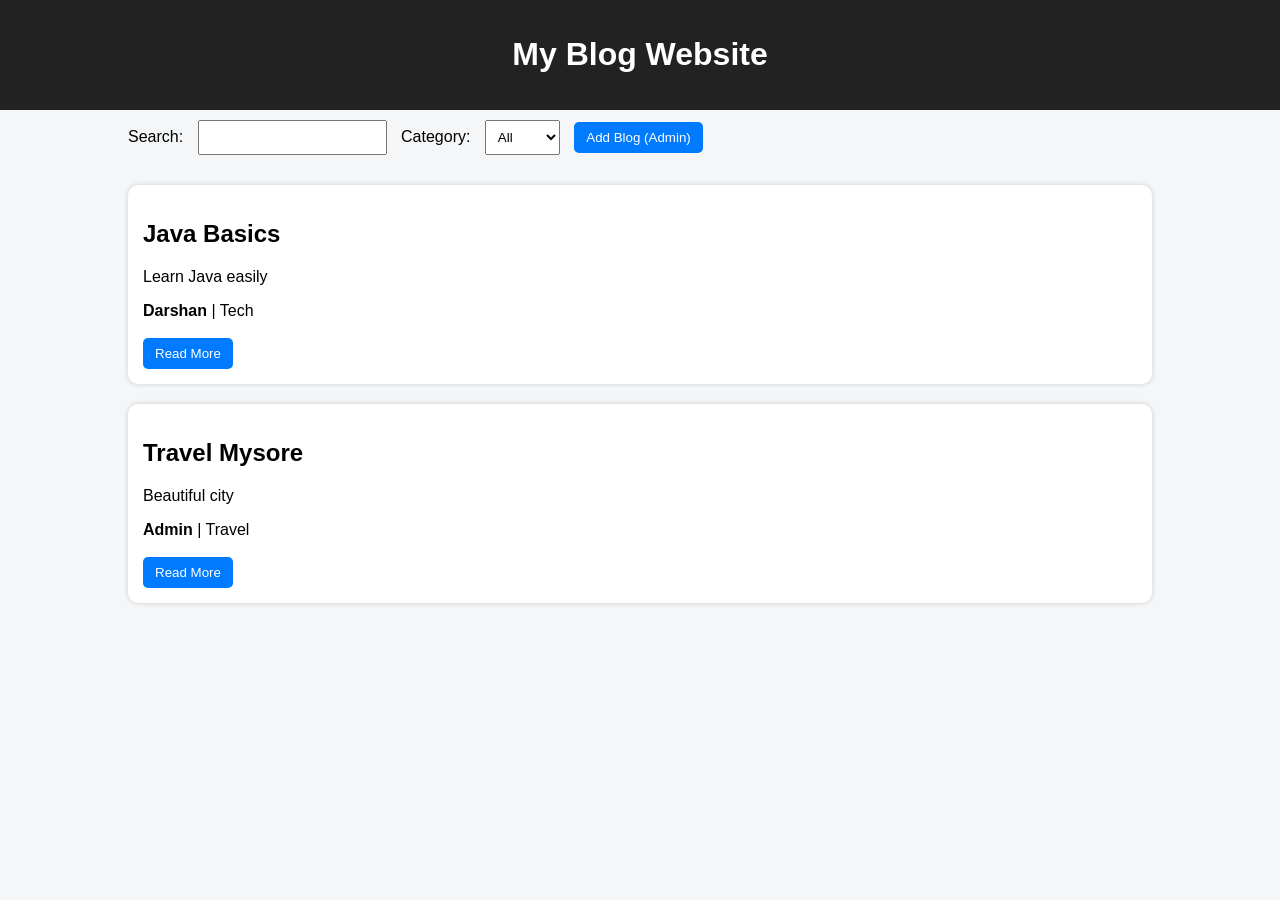
<file: Blog Website/index.html>
<!DOCTYPE html>
<html>
<head>
<title>Blog Website</title>

<style>
body{
 font-family: Arial;
 background:#f4f6f8;
 margin:0;
}

header{
 background:#222;
 color:white;
 padding:15px;
 text-align:center;
}

.container{
 width:80%;
 margin:auto;
}

.blog{
 background:white;
 padding:15px;
 margin:20px 0;
 border-radius:10px;
 box-shadow:0 0 5px #ccc;
}

button{
 background:#007bff;
 color:white;
 border:none;
 padding:8px 12px;
 border-radius:5px;
 cursor:pointer;
}

input,select{
 padding:8px;
 margin:10px;
}
</style>

<script>

// demo blogs (later backend will send this)
let blogs=[
 {id:1,title:"Java Basics",author:"Darshan",cat:"Tech",content:"Learn Java easily"},
 {id:2,title:"Travel Mysore",author:"Admin",cat:"Travel",content:"Beautiful city"}
];

function loadBlogs(){

 let search=document.getElementById("search").value.toLowerCase();
 let cat=document.getElementById("category").value;

 let output="";

 blogs.forEach(b=>{

  if(
    (b.title.toLowerCase().includes(search)) &&
    (cat=="All" || b.cat==cat)
  ){

   output+=`
   <div class="blog">
   <h2>${b.title}</h2>
   <p>${b.content}</p>
   <b>${b.author}</b> | ${b.cat}
   <br><br>
   <button onclick="view(${b.id})">Read More</button>
   </div>`;
  }

 });

 document.getElementById("blogs").innerHTML=output;
}

function view(id){
 window.location="view.html?id="+id;
}

</script>

</head>

<body onload="loadBlogs()">

<header>
<h1>My Blog Website</h1>
</header>

<div class="container">

Search:
<input id="search" onkeyup="loadBlogs()">

Category:
<select id="category" onchange="loadBlogs()">
<option>All</option>
<option>Tech</option>
<option>Travel</option>
</select>

<a href="admin.html">
<button>Add Blog (Admin)</button>
</a>

<div id="blogs"></div>

</div>
</body>
</html>
</file>
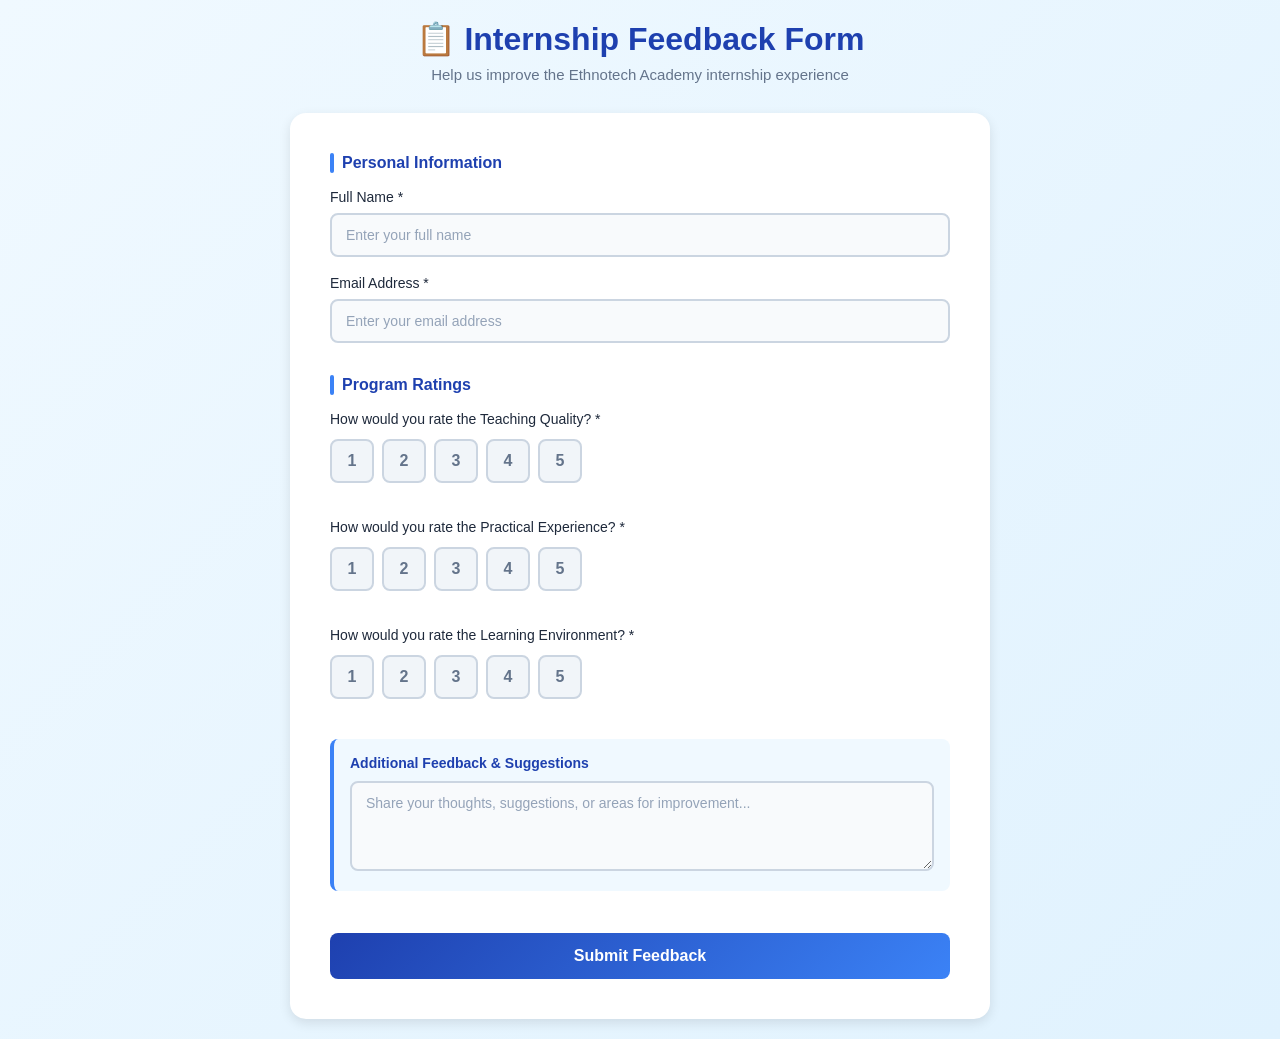
<file: Feedback Form/index.html>
<!DOCTYPE html>
<html lang="en">
<head>
    <meta charset="UTF-8">
    <meta name="viewport" content="width=device-width, initial-scale=1.0">
    <title>Ethnotech Academy - Internship Feedback Form</title>
    
    <style>
        :root {
            --primary: #1e40af;
            --primary-light: #3b82f6;
            --success: #10b981;
            --warning: #f59e0b;
            --danger: #ef4444;
            --bg: #f0f9ff;
            --text: #1e293b;
            --border: #cbd5e1;
            --shadow: 0 4px 12px rgba(0, 0, 0, 0.1);
        }

        /* Reset & Global Styles */
        * {
            margin: 0;
            padding: 0;
            box-sizing: border-box;
        }

        body {
            font-family: -apple-system, BlinkMacSystemFont, "Segoe UI", Roboto, "Helvetica Neue", Arial, sans-serif;
            background: linear-gradient(135deg, var(--bg) 0%, #e0f2fe 100%);
            min-height: 100vh;
            display: flex;
            justify-content: center;
            align-items: center;
            padding: 20px;
        }

        /* Main Container */
        .feedback-wrapper {
            width: 100%;
            max-width: 700px;
        }

        /* Header Section */
        .form-header {
            text-align: center;
            margin-bottom: 30px;
        }

        .form-header h1 {
            font-size: 32px;
            color: var(--primary);
            margin-bottom: 8px;
            font-weight: 700;
        }

        .form-header p {
            color: #64748b;
            font-size: 15px;
        }

        /* Main Form Card */
        .form-container {
            background: #fff;
            border-radius: 16px;
            box-shadow: var(--shadow);
            padding: 40px;
            overflow: hidden;
        }

        /* Form Sections */
        .form-section {
            margin-bottom: 32px;
        }

        .form-section:last-child {
            margin-bottom: 0;
        }

        .section-title {
            font-size: 16px;
            font-weight: 600;
            color: var(--primary);
            margin-bottom: 16px;
            display: flex;
            align-items: center;
            gap: 8px;
        }

        .section-title::before {
            content: "";
            width: 4px;
            height: 20px;
            background: var(--primary-light);
            border-radius: 2px;
        }

        /* Input Fields */
        .form-group {
            margin-bottom: 18px;
        }

        label {
            display: block;
            font-size: 14px;
            font-weight: 500;
            color: var(--text);
            margin-bottom: 8px;
        }

        input[type="text"],
        input[type="email"],
        textarea {
            width: 100%;
            padding: 12px 14px;
            border: 2px solid var(--border);
            border-radius: 8px;
            font-size: 14px;
            font-family: inherit;
            transition: all 0.3s ease;
            background: #f8fafc;
        }

        input[type="text"]:focus,
        input[type="email"]:focus,
        textarea:focus {
            outline: none;
            background: #fff;
            border-color: var(--primary-light);
            box-shadow: 0 0 0 3px rgba(59, 130, 246, 0.1);
        }

        input::placeholder,
        textarea::placeholder {
            color: #94a3b8;
        }

        textarea {
            resize: vertical;
            min-height: 90px;
        }

        /* Rating Section */
        .rating-group {
            margin-bottom: 28px;
        }

        .rating-label {
            font-size: 14px;
            font-weight: 500;
            color: var(--text);
            margin-bottom: 12px;
            display: block;
        }

        .stars {
            display: flex;
            gap: 8px;
            flex-wrap: wrap;
        }

        .star-input {
            display: none;
        }

        .star-label {
            display: inline-flex;
            width: 44px;
            height: 44px;
            align-items: center;
            justify-content: center;
            background: #f1f5f9;
            border: 2px solid var(--border);
            border-radius: 8px;
            cursor: pointer;
            font-weight: 600;
            color: #64748b;
            transition: all 0.2s ease;
            font-size: 16px;
        }

        .star-input:checked + .star-label {
            background: var(--primary-light);
            color: white;
            border-color: var(--primary-light);
            transform: scale(1.1);
        }

        .star-label:hover {
            border-color: var(--primary-light);
            background: #e0f2fe;
        }

        /* Feedback Section */
        .feedback-section {
            background: #f0f9ff;
            border-left: 4px solid var(--primary-light);
            padding: 16px;
            border-radius: 8px;
            margin-bottom: 20px;
        }

        .feedback-section label {
            color: var(--primary);
            font-weight: 600;
            margin-bottom: 10px;
        }

        /* Submit Button */
        button {
            width: 100%;
            padding: 14px;
            background: linear-gradient(135deg, var(--primary) 0%, var(--primary-light) 100%);
            color: white;
            border: none;
            border-radius: 8px;
            font-size: 16px;
            font-weight: 600;
            cursor: pointer;
            transition: all 0.3s ease;
            margin-top: 10px;
        }

        button:hover {
            transform: translateY(-2px);
            box-shadow: 0 8px 16px rgba(30, 64, 175, 0.3);
        }

        button:active {
            transform: translateY(0);
        }

        /* Success Message */
        .success-message {
            display: none;
            background: #d1fae5;
            border: 2px solid var(--success);
            color: #047857;
            padding: 14px;
            border-radius: 8px;
            margin-bottom: 20px;
            text-align: center;
            font-weight: 500;
        }

        .success-message.show {
            display: block;
        }

        /* Responsive Design */
        @media (max-width: 640px) {
            .form-container {
                padding: 24px;
            }

            .form-header h1 {
                font-size: 24px;
            }

            .stars {
                gap: 6px;
            }

            .star-label {
                width: 40px;
                height: 40px;
                font-size: 14px;
            }

            button {
                padding: 12px;
                font-size: 15px;
            }
        }

        /* Accessibility */
        .star-label:focus-visible {
            outline: 2px solid var(--primary-light);
            outline-offset: 2px;
        }
    </style>
</head>

<body>

<div class="feedback-wrapper">
    <!-- Header -->
    <div class="form-header">
        <h1>📋 Internship Feedback Form</h1>
        <p>Help us improve the Ethnotech Academy internship experience</p>
    </div>

    <!-- Form Card -->
    <div class="form-container">
        <form id="feedbackForm">
            <!-- Success Message -->
            <div class="success-message" id="successMessage">
                ✓ Thank you! Your feedback has been submitted successfully.
            </div>

            <!-- Personal Information Section -->
            <div class="form-section">
                <div class="section-title">Personal Information</div>

                <div class="form-group">
                    <label for="name">Full Name *</label>
                    <input 
                        type="text" 
                        id="name" 
                        name="name" 
                        placeholder="Enter your full name" 
                        required>
                </div>

                <div class="form-group">
                    <label for="email">Email Address *</label>
                    <input 
                        type="email" 
                        id="email" 
                        name="email" 
                        placeholder="Enter your email address" 
                        required>
                </div>
            </div>

            <!-- Ratings Section -->
            <div class="form-section">
                <div class="section-title">Program Ratings</div>

                <!-- Teaching Quality Rating -->
                <div class="rating-group">
                    <label class="rating-label" for="teaching">How would you rate the Teaching Quality? *</label>
                    <div class="stars" id="teaching-stars">
                        <input type="radio" id="teaching1" name="teaching" value="1" class="star-input" required>
                        <label for="teaching1" class="star-label">1</label>

                        <input type="radio" id="teaching2" name="teaching" value="2" class="star-input">
                        <label for="teaching2" class="star-label">2</label>

                        <input type="radio" id="teaching3" name="teaching" value="3" class="star-input">
                        <label for="teaching3" class="star-label">3</label>

                        <input type="radio" id="teaching4" name="teaching" value="4" class="star-input">
                        <label for="teaching4" class="star-label">4</label>

                        <input type="radio" id="teaching5" name="teaching" value="5" class="star-input">
                        <label for="teaching5" class="star-label">5</label>
                    </div>
                </div>

                <!-- Practical Rating -->
                <div class="rating-group">
                    <label class="rating-label" for="practical">How would you rate the Practical Experience? *</label>
                    <div class="stars" id="practical-stars">
                        <input type="radio" id="practical1" name="practical" value="1" class="star-input" required>
                        <label for="practical1" class="star-label">1</label>

                        <input type="radio" id="practical2" name="practical" value="2" class="star-input">
                        <label for="practical2" class="star-label">2</label>

                        <input type="radio" id="practical3" name="practical" value="3" class="star-input">
                        <label for="practical3" class="star-label">3</label>

                        <input type="radio" id="practical4" name="practical" value="4" class="star-input">
                        <label for="practical4" class="star-label">4</label>

                        <input type="radio" id="practical5" name="practical" value="5" class="star-input">
                        <label for="practical5" class="star-label">5</label>
                    </div>
                </div>

                <!-- Environment Rating -->
                <div class="rating-group">
                    <label class="rating-label" for="environment">How would you rate the Learning Environment? *</label>
                    <div class="stars" id="environment-stars">
                        <input type="radio" id="environment1" name="environment" value="1" class="star-input" required>
                        <label for="environment1" class="star-label">1</label>

                        <input type="radio" id="environment2" name="environment" value="2" class="star-input">
                        <label for="environment2" class="star-label">2</label>

                        <input type="radio" id="environment3" name="environment" value="3" class="star-input">
                        <label for="environment3" class="star-label">3</label>

                        <input type="radio" id="environment4" name="environment" value="4" class="star-input">
                        <label for="environment4" class="star-label">4</label>

                        <input type="radio" id="environment5" name="environment" value="5" class="star-input">
                        <label for="environment5" class="star-label">5</label>
                    </div>
                </div>
            </div>

            <!-- Feedback Section -->
            <div class="form-section">
                <div class="feedback-section">
                    <label for="feedback">Additional Feedback & Suggestions</label>
                    <textarea 
                        id="feedback" 
                        name="feedback" 
                        placeholder="Share your thoughts, suggestions, or areas for improvement..."></textarea>
                </div>
            </div>

            <!-- Submit Button -->
            <button type="submit">Submit Feedback</button>
        </form>
    </div>
</div>

<script>
    const form = document.getElementById('feedbackForm');
    const successMessage = document.getElementById('successMessage');

    form.addEventListener('submit', function(e) {
        e.preventDefault();

        // Collect form data
        const formData = {
            name: document.getElementById('name').value,
            email: document.getElementById('email').value,
            teachingQuality: document.querySelector('input[name="teaching"]:checked').value,
            practicalExperience: document.querySelector('input[name="practical"]:checked').value,
            learningEnvironment: document.querySelector('input[name="environment"]:checked').value,
            feedback: document.getElementById('feedback').value
        };

        console.log('Feedback Submitted:', formData);

        // Show success message
        successMessage.classList.add('show');

        // Reset form
        form.reset();

        // Hide success message after 4 seconds
        setTimeout(() => {
            successMessage.classList.remove('show');
        }, 4000);
    });
</script>

</body>
</html>
</file>
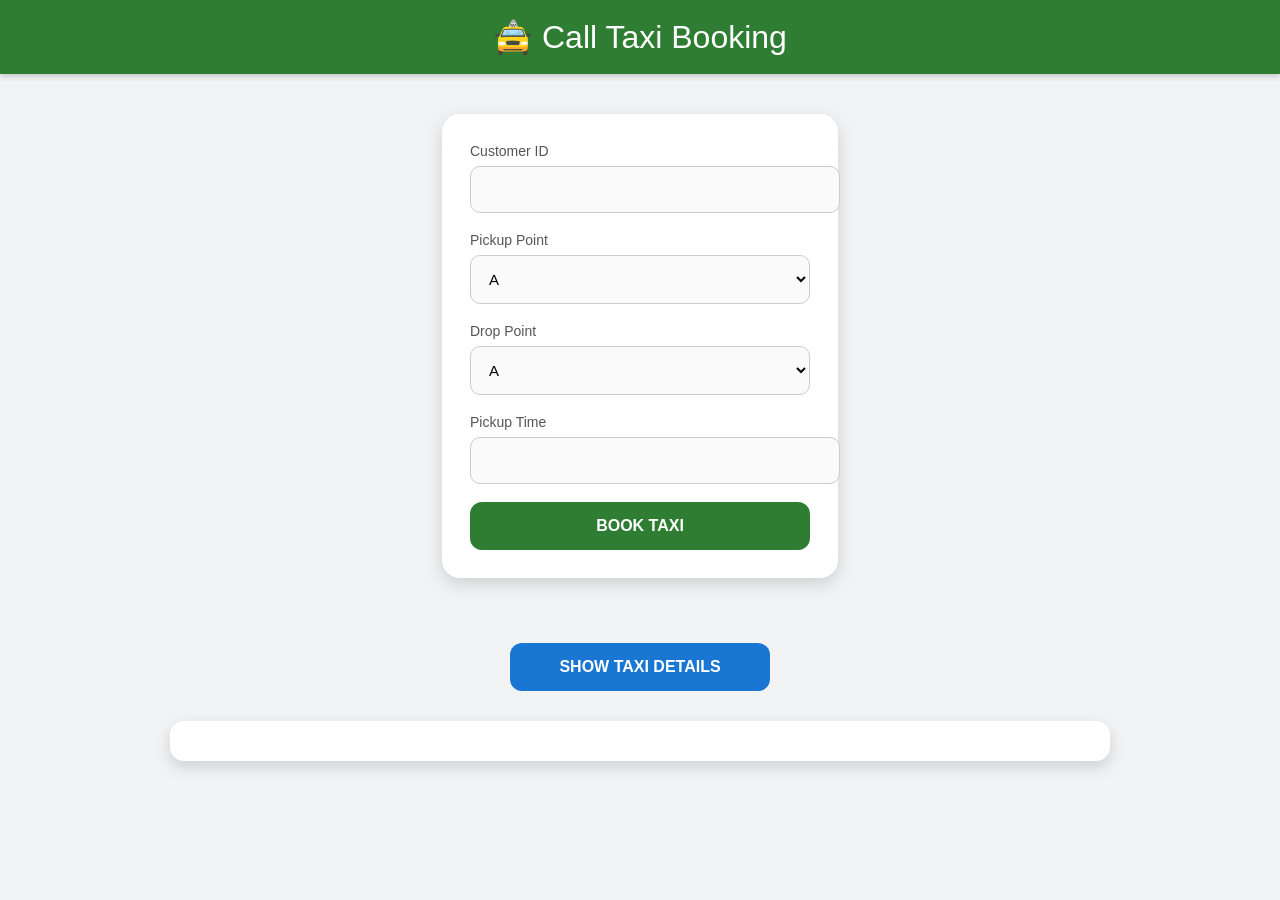
<file: TaxiBooking/index.html>
<!DOCTYPE html>
<html>
<head>
<title>Taxi Booking System</title>
<link rel="stylesheet" href="style.css">
</head>

<body>

<h1>🚖 Call Taxi Booking</h1>

<div class="container">

<label>Customer ID</label>
<input type="number" id="cid">

<label>Pickup Point</label>
<select id="pickup">
<option>A</option><option>B</option><option>C</option>
<option>D</option><option>E</option><option>F</option>
</select>

<label>Drop Point</label>
<select id="drop">
<option>A</option><option>B</option><option>C</option>
<option>D</option><option>E</option><option>F</option>
</select>

<label>Pickup Time</label>
<input type="number" id="time">

<button onclick="bookTaxi()">BOOK TAXI</button>

</div>

<h2 id="result"></h2>

<button class="show" onclick="showDetails()">SHOW TAXI DETAILS</button>

<div id="details"></div>

<script src="script.js"></script>

</body>
</html>
</file>
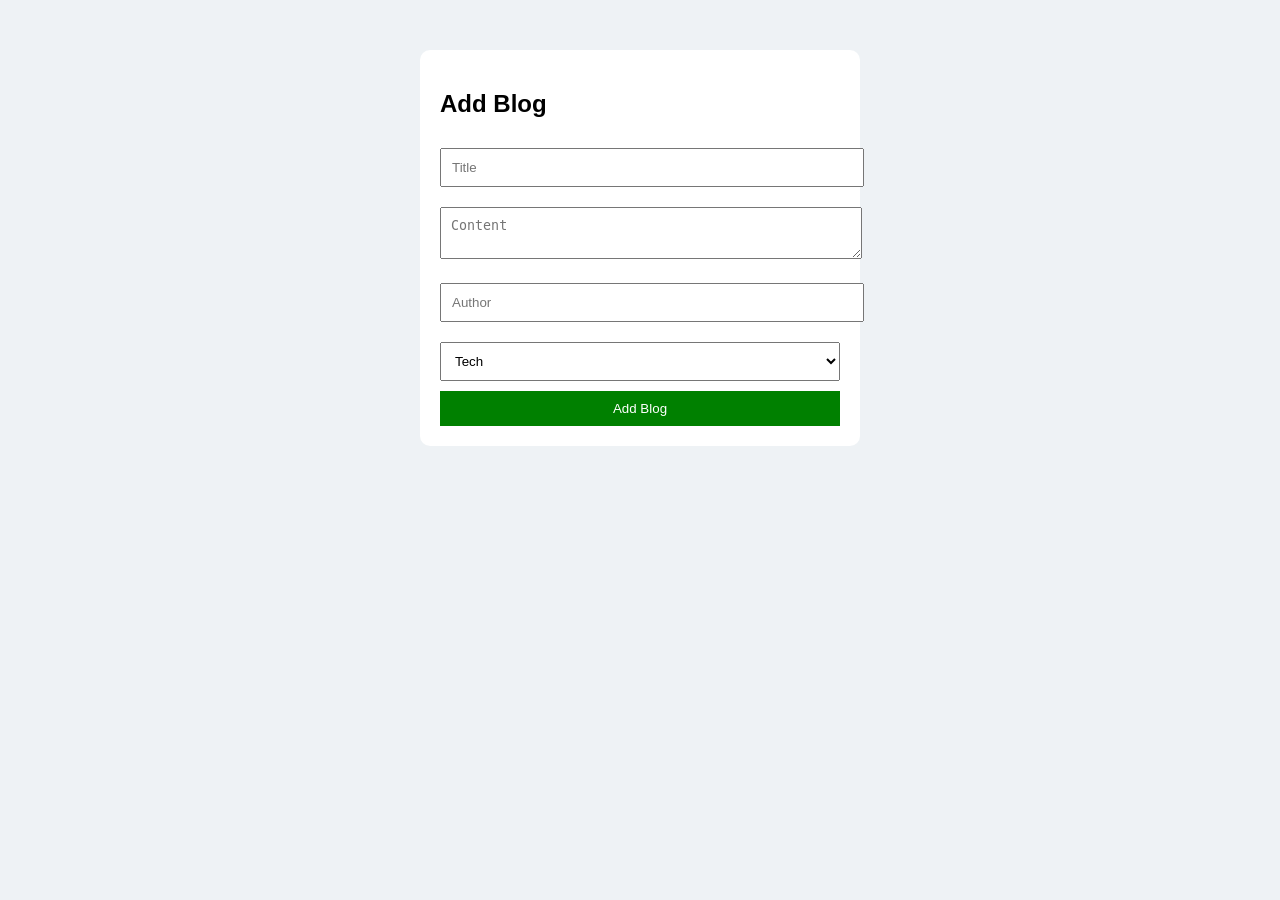
<file: Blog Website/admin.html>
<!DOCTYPE html>
<html>
<head>
<title>Add Blog</title>

<style>

body{font-family:Arial;background:#eef2f5}

form{
 width:400px;
 margin:auto;
 background:white;
 padding:20px;
 margin-top:50px;
 border-radius:10px;
}

input,textarea,select{
 width:100%;
 padding:10px;
 margin:10px 0;
}

button{
 background:green;
 color:white;
 border:none;
 padding:10px;
 width:100%;
}

</style>
</head>

<body>

<form>

<h2>Add Blog</h2>

<input placeholder="Title">

<textarea placeholder="Content"></textarea>

<input placeholder="Author">

<select>
<option>Tech</option>
<option>Travel</option>
<option>Education</option>
</select>

<button>Add Blog</button>

</form>

</body>
</html>
</file>
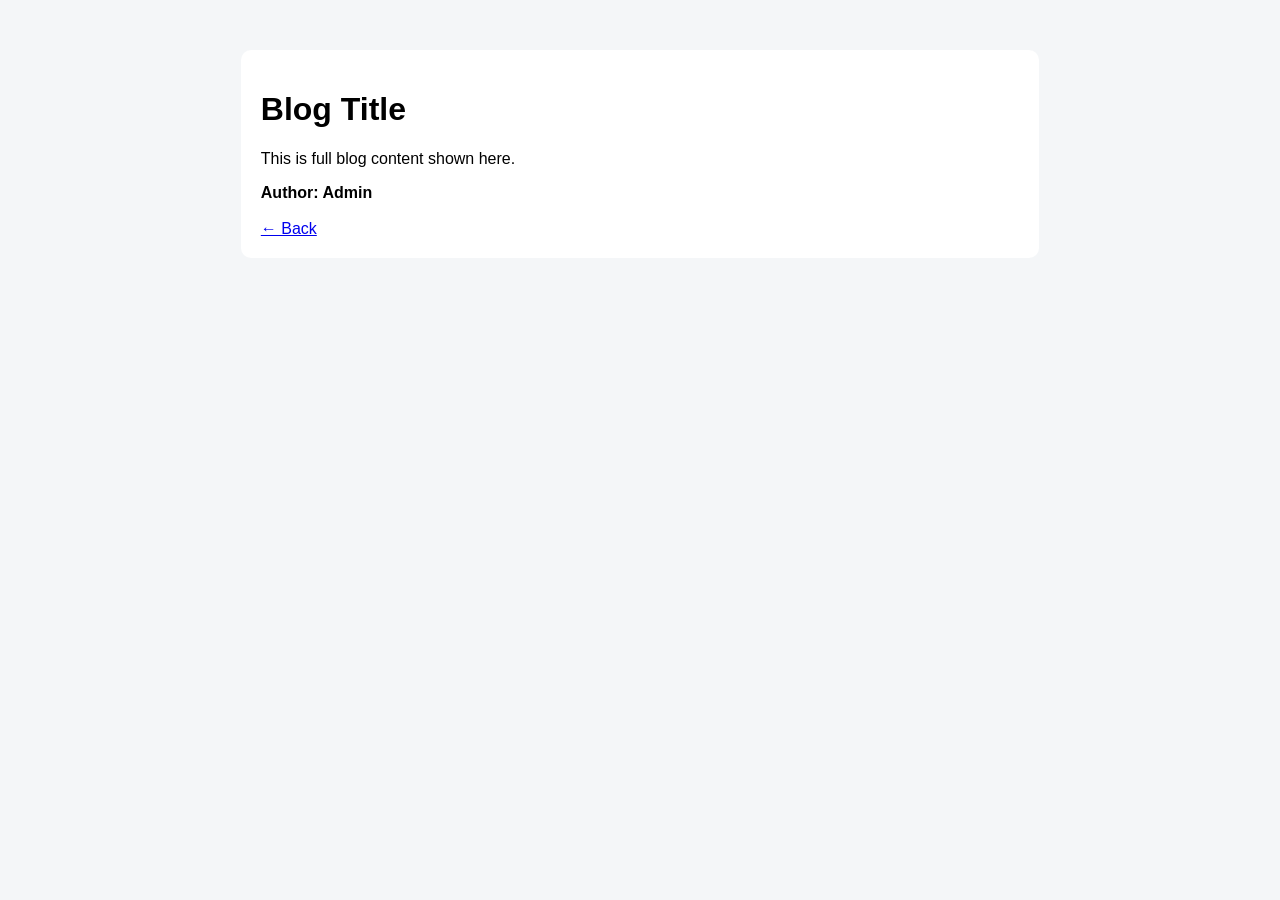
<file: Blog Website/view.html>
<!DOCTYPE html>
<html>
<head>
<title>View Blog</title>
<style>
body{font-family:Arial;background:#f4f6f8}
.box{
 width:60%;
 margin:auto;
 background:white;
 padding:20px;
 margin-top:50px;
 border-radius:10px;
}
</style>
</head>

<body>

<div class="box">

<h1>Blog Title</h1>

<p>This is full blog content shown here.</p>

<b>Author: Admin</b>

<br><br>

<a href="index.html">← Back</a>

</div>

</body>
</html>
</file>
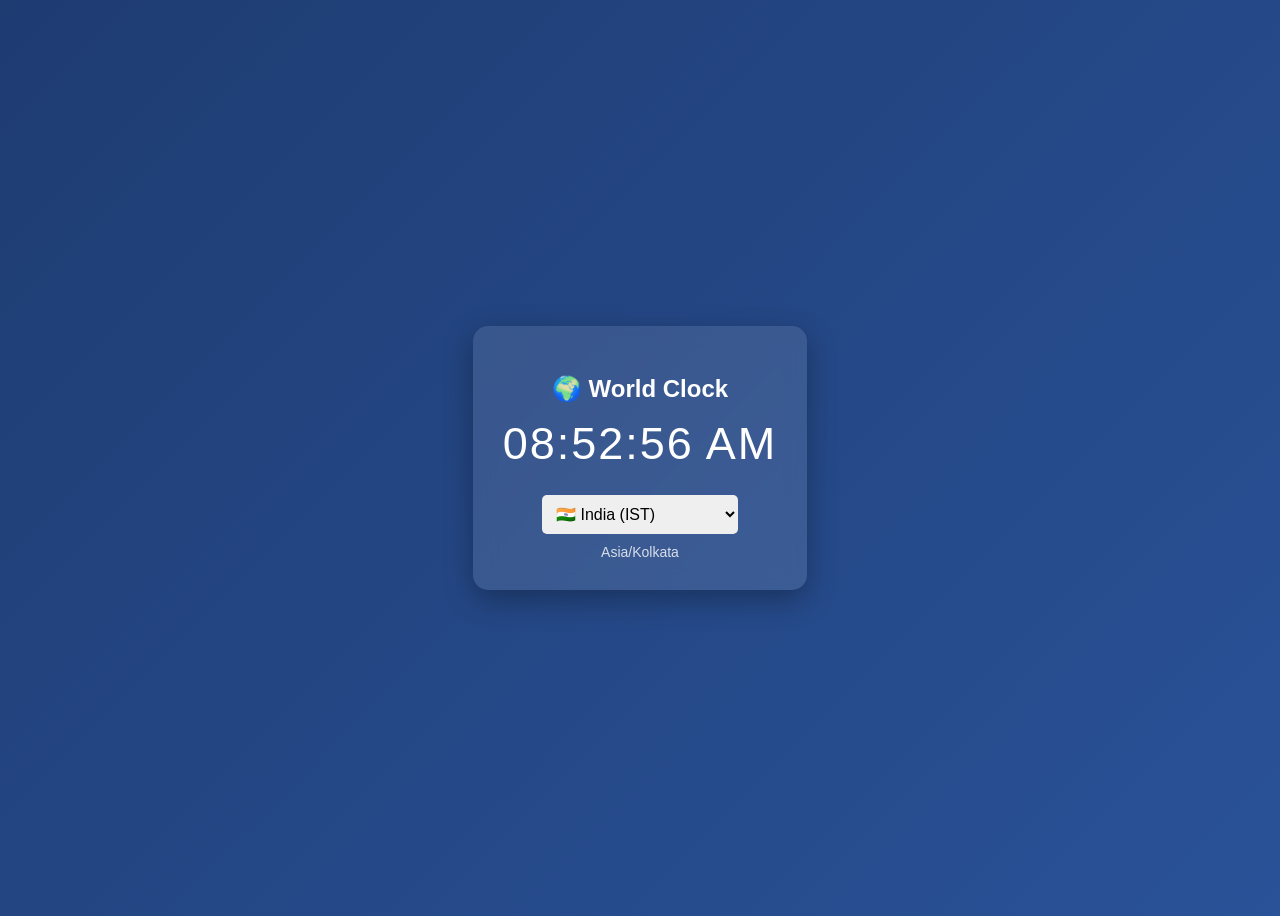
<file: JavaScript/clock.html>
<!DOCTYPE html>
<html lang="en">
<head>
  <meta charset="UTF-8">
  <title>World Clock</title>
  <style>
    body {
      display: flex;
      flex-direction: column;
      align-items: center;
      justify-content: center;
      height: 100vh;
      background: linear-gradient(135deg, #1e3c72, #2a5298);
      font-family: Arial, sans-serif;
      color: white;
    }

    .container {
      background: rgba(255, 255, 255, 0.1);
      backdrop-filter: blur(10px);
      padding: 30px;
      border-radius: 15px;
      text-align: center;
      box-shadow: 0 10px 30px rgba(0,0,0,0.3);
    }

    h2 {
      margin-bottom: 10px;
    }

    .clock {
      font-size: 45px;
      margin: 15px 0;
      letter-spacing: 2px;
    }

    select {
      padding: 10px;
      border-radius: 5px;
      border: none;
      margin-top: 10px;
      font-size: 16px;
      cursor: pointer;
    }

    .zone {
      margin-top: 10px;
      font-size: 14px;
      opacity: 0.8;
    }
  </style>
</head>
<body>

<div class="container">
  <h2>🌍 World Clock</h2>

  <div class="clock" id="clock">00:00:00 AM</div>

  <select id="timezone">
    <option value="Asia/Kolkata">🇮🇳 India (IST)</option>
    <option value="America/New_York">🇺🇸 USA (New York)</option>
    <option value="Europe/London">🇬🇧 UK (London)</option>
    <option value="Asia/Tokyo">🇯🇵 Japan (Tokyo)</option>
    <option value="Australia/Sydney">🇦🇺 Australia (Sydney)</option>
  </select>

  <div class="zone" id="zoneLabel">Asia/Kolkata</div>
</div>

<script>
  const clock = document.getElementById("clock");
  const timezoneSelect = document.getElementById("timezone");
  const zoneLabel = document.getElementById("zoneLabel");

  function updateClock() {
    const timezone = timezoneSelect.value;

    const now = new Date().toLocaleString("en-US", {
      timeZone: timezone
    });

    const date = new Date(now);

    let hours = date.getHours();
    let minutes = date.getMinutes();
    let seconds = date.getSeconds();

    const ampm = hours >= 12 ? "PM" : "AM";

    hours = hours % 12 || 12;

    hours = String(hours).padStart(2, "0");
    minutes = String(minutes).padStart(2, "0");
    seconds = String(seconds).padStart(2, "0");

    clock.textContent = `${hours}:${minutes}:${seconds} ${ampm}`;
    zoneLabel.textContent = timezone;
  }

  timezoneSelect.addEventListener("change", updateClock);

  setInterval(updateClock, 1000);
  updateClock();
</script>

</body>
</html>
</file>
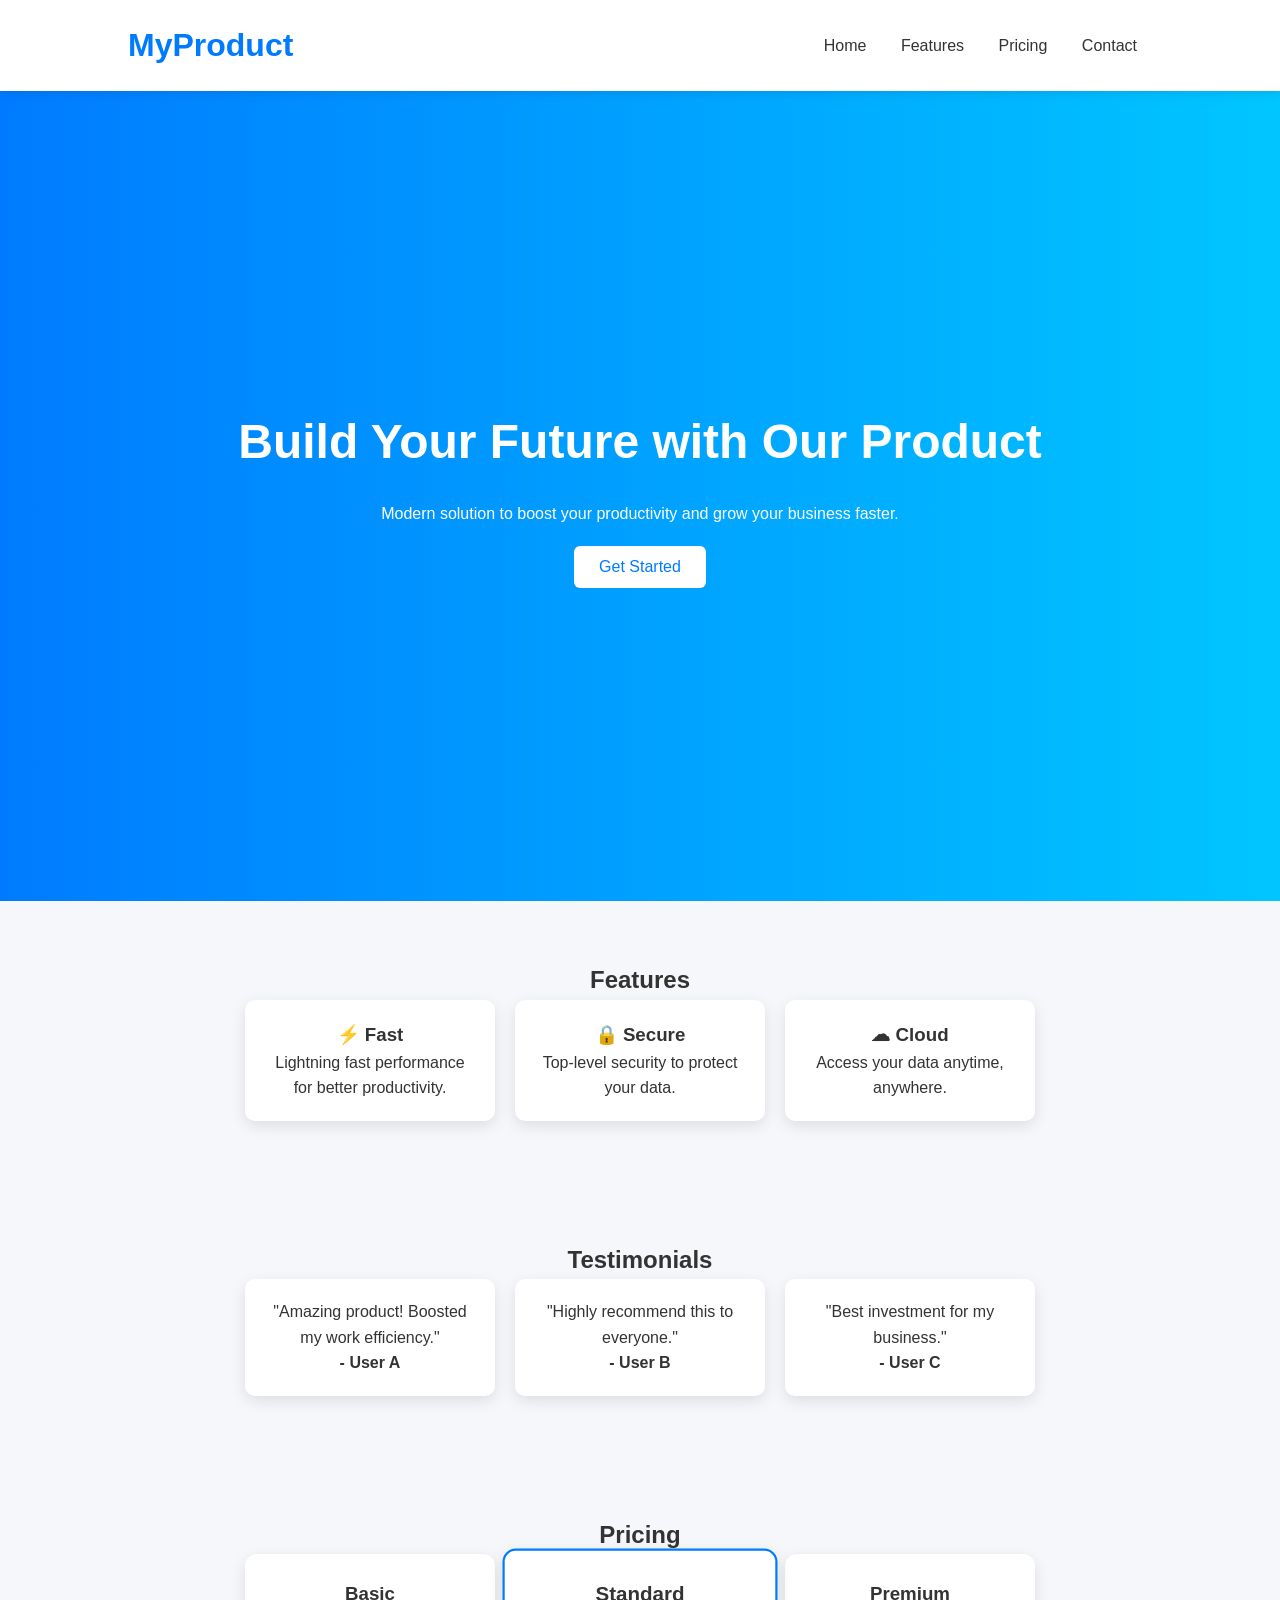
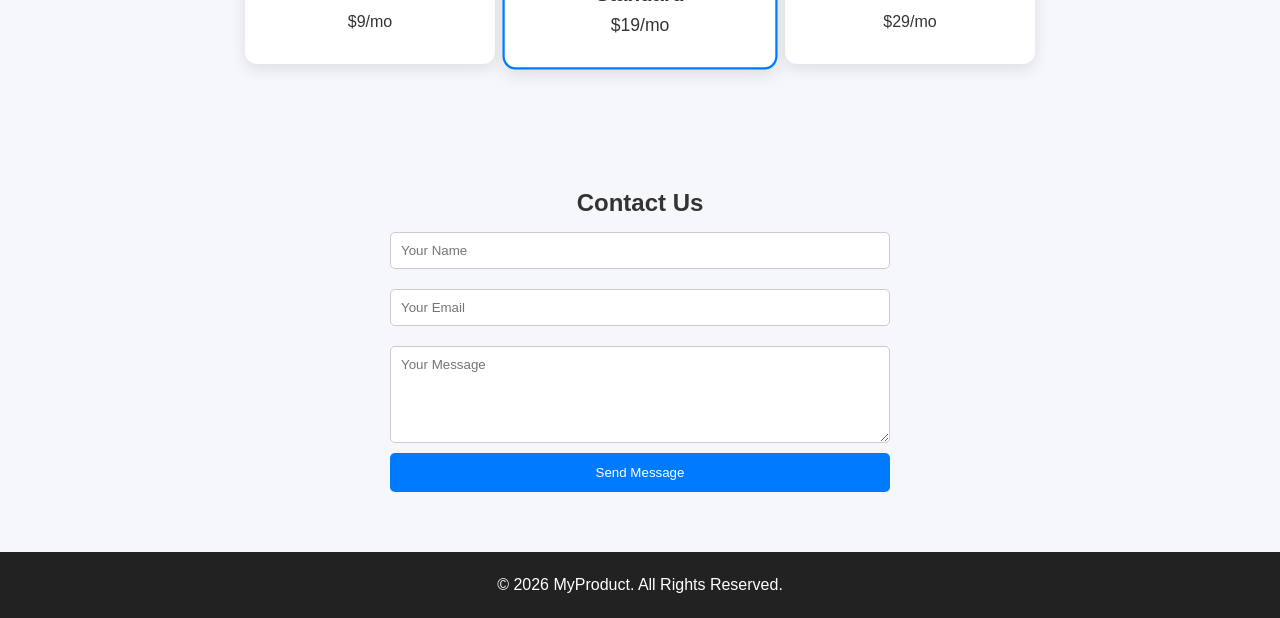
<file: JavaScript/CompanyWebsite.html>
<!DOCTYPE html><html lang="en">
<head>
  <meta charset="UTF-8">
  <meta name="viewport" content="width=device-width, initial-scale=1.0">
  <title>Modern Product Website</title>
  <style>
    *{margin:0;padding:0;box-sizing:border-box;font-family:Arial, sans-serif}
    body{line-height:1.6;background:#f5f7fa;color:#333}/* Navbar */
header{display:flex;justify-content:space-between;align-items:center;padding:20px 10%;background:#fff;position:sticky;top:0;box-shadow:0 2px 10px rgba(0,0,0,0.1)}
header h1{color:#007bff}
nav a{margin:0 15px;text-decoration:none;color:#333;font-weight:500}

/* Hero */
.hero{height:90vh;display:flex;flex-direction:column;justify-content:center;align-items:center;text-align:center;background:linear-gradient(to right,#007bff,#00c6ff);color:white}
.hero h2{font-size:48px;margin-bottom:20px}
.hero p{max-width:600px;margin-bottom:20px}
.hero button{padding:12px 25px;border:none;border-radius:6px;background:#fff;color:#007bff;font-size:16px;cursor:pointer;transition:0.3s}
.hero button:hover{transform:scale(1.1)}

/* Section */
section{padding:60px 10%;text-align:center}

/* Features */
.features{display:flex;gap:20px;flex-wrap:wrap;justify-content:center}
.feature-box{background:#fff;padding:20px;border-radius:10px;width:250px;box-shadow:0 5px 15px rgba(0,0,0,0.1);transition:0.3s}
.feature-box:hover{transform:translateY(-10px)}

/* Testimonials */
.testimonials{display:flex;gap:20px;flex-wrap:wrap;justify-content:center}
.testimonial{background:#fff;padding:20px;border-radius:10px;width:250px;box-shadow:0 5px 15px rgba(0,0,0,0.1)}

/* Pricing */
.pricing{display:flex;gap:20px;flex-wrap:wrap;justify-content:center}
.price-card{background:#fff;padding:25px;border-radius:12px;width:250px;box-shadow:0 5px 15px rgba(0,0,0,0.1);transition:0.3s}
.price-card:hover{transform:scale(1.05)}
.featured{border:2px solid #007bff;transform:scale(1.1)}

/* Contact */
form{max-width:500px;margin:auto;display:flex;flex-direction:column}
form input,form textarea{margin:10px 0;padding:10px;border-radius:5px;border:1px solid #ccc}
form button{padding:12px;border:none;background:#007bff;color:white;border-radius:5px;cursor:pointer}

/* Footer */
footer{background:#222;color:#fff;text-align:center;padding:20px}

/* Responsive */
@media(max-width:768px){
  .hero h2{font-size:32px}
  header{flex-direction:column}
}

  </style>
</head>
<body><header>
  <h1>MyProduct</h1>
  <nav>
    <a href="#">Home</a>
    <a href="#features">Features</a>
    <a href="#pricing">Pricing</a>
    <a href="#contact">Contact</a>
  </nav>
</header><section class="hero">
  <h2>Build Your Future with Our Product</h2>
  <p>Modern solution to boost your productivity and grow your business faster.</p>
  <button>Get Started</button>
</section><section id="features">
  <h2>Features</h2>
  <div class="features">
    <div class="feature-box">
      <h3>⚡ Fast</h3>
      <p>Lightning fast performance for better productivity.</p>
    </div>
    <div class="feature-box">
      <h3>🔒 Secure</h3>
      <p>Top-level security to protect your data.</p>
    </div>
    <div class="feature-box">
      <h3>☁ Cloud</h3>
      <p>Access your data anytime, anywhere.</p>
    </div>
  </div>
</section><section>
  <h2>Testimonials</h2>
  <div class="testimonials">
    <div class="testimonial">
      <p>"Amazing product! Boosted my work efficiency."</p>
      <h4>- User A</h4>
    </div>
    <div class="testimonial">
      <p>"Highly recommend this to everyone."</p>
      <h4>- User B</h4>
    </div>
    <div class="testimonial">
      <p>"Best investment for my business."</p>
      <h4>- User C</h4>
    </div>
  </div>
</section><section id="pricing">
  <h2>Pricing</h2>
  <div class="pricing">
    <div class="price-card">
      <h3>Basic</h3>
      <p>$9/mo</p>
    </div>
    <div class="price-card featured">
      <h3>Standard</h3>
      <p>$19/mo</p>
    </div>
    <div class="price-card">
      <h3>Premium</h3>
      <p>$29/mo</p>
    </div>
  </div>
</section><section id="contact">
  <h2>Contact Us</h2>
  <form>
    <input type="text" placeholder="Your Name" required>
    <input type="email" placeholder="Your Email" required>
    <textarea rows="5" placeholder="Your Message"></textarea>
    <button type="submit">Send Message</button>
  </form>
</section><footer>
  <p>© 2026 MyProduct. All Rights Reserved.</p>
</footer></body>
</html>
</file>
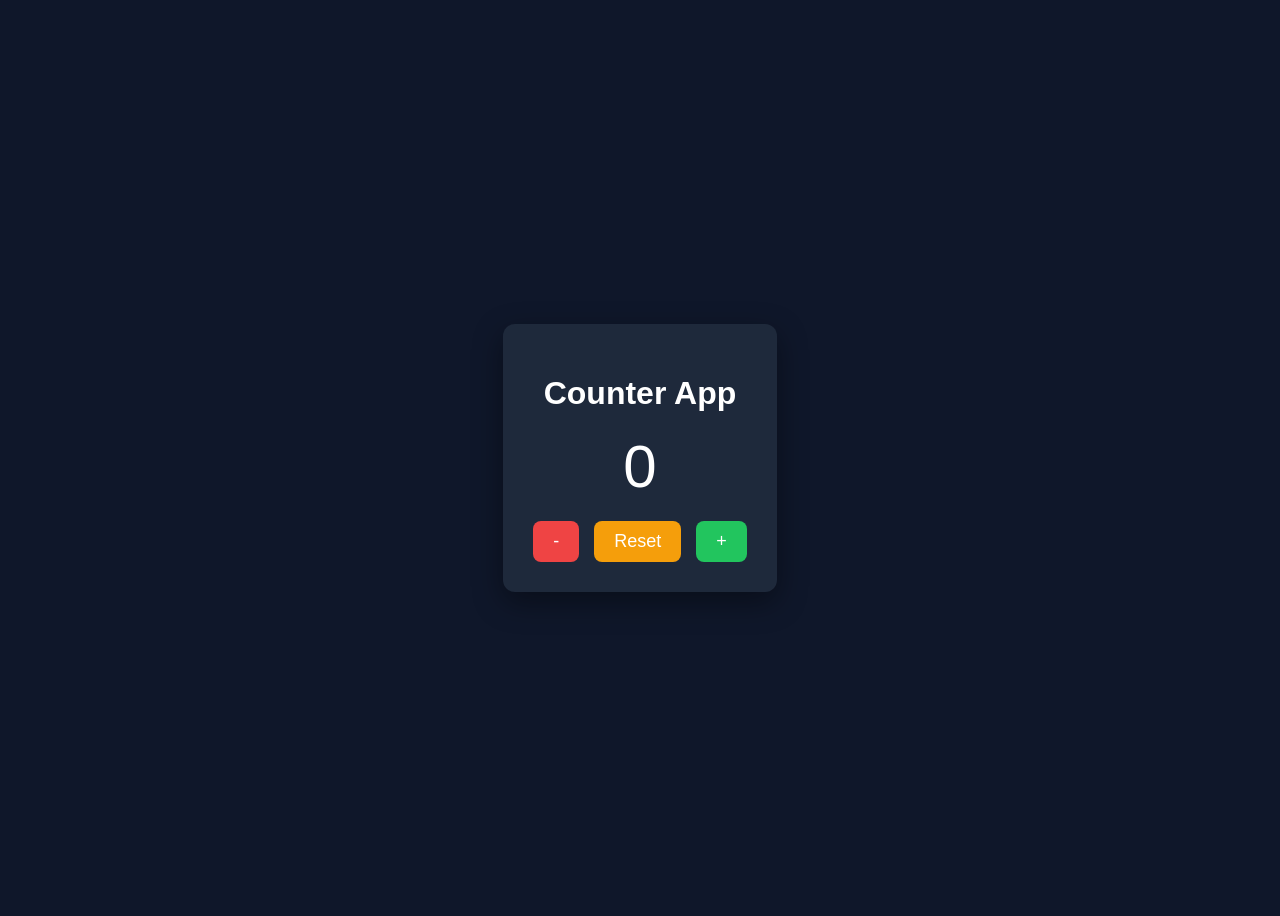
<file: JavaScript/count.html>
<!DOCTYPE html>
<html lang="en">
<head>
  <meta charset="UTF-8">
  <title>Advanced Counter</title>
  <style>
    body {
      display: flex;
      justify-content: center;
      align-items: center;
      height: 100vh;
      background: #0f172a;
      font-family: Arial, sans-serif;
      color: white;
    }

    .container {
      text-align: center;
      background: #1e293b;
      padding: 30px;
      border-radius: 12px;
      box-shadow: 0 10px 30px rgba(0,0,0,0.4);
    }

    h1 {
      margin-bottom: 20px;
    }

    #count {
      font-size: 60px;
      margin: 20px 0;
      transition: color 0.3s ease, transform 0.2s;
    }

    /* Conditional colors */
    .positive { color: #22c55e; }
    .negative { color: #ef4444; }
    .zero { color: #ffffff; }

    .buttons {
      display: flex;
      gap: 15px;
      justify-content: center;
    }

    button {
      padding: 10px 20px;
      border: none;
      border-radius: 8px;
      font-size: 18px;
      cursor: pointer;
      transition: all 0.3s ease;
    }

    .inc { background: #22c55e; color: white; }
    .dec { background: #ef4444; color: white; }
    .reset { background: #f59e0b; color: white; }

    button:hover {
      transform: scale(1.1);
      opacity: 0.9;
    }
  </style>
</head>
<body>

  <div class="container">
    <h1>Counter App</h1>
    <div id="count" class="zero">0</div>

    <div class="buttons">
      <button class="dec" onclick="decrement()">-</button>
      <button class="reset" onclick="reset()">Reset</button>
      <button class="inc" onclick="increment()">+</button>
    </div>
  </div>

  <script>
    let count = 0;
    const countEl = document.getElementById("count");

    function updateUI() {
      countEl.textContent = count;

      // Remove all classes
      countEl.classList.remove("positive", "negative", "zero");

      // Conditional styling
      if (count > 0) {
        countEl.classList.add("positive");
      } else if (count < 0) {
        countEl.classList.add("negative");
      } else {
        countEl.classList.add("zero");
      }

      // Small animation
      countEl.style.transform = "scale(1.2)";
      setTimeout(() => {
        countEl.style.transform = "scale(1)";
      }, 100);
    }

    function increment() {
      count++;
      updateUI();
    }

    function decrement() {
      count--;
      updateUI();
    }

    function reset() {
      count = 0;
      updateUI();
    }
  </script>

</body>
</html>
</file>
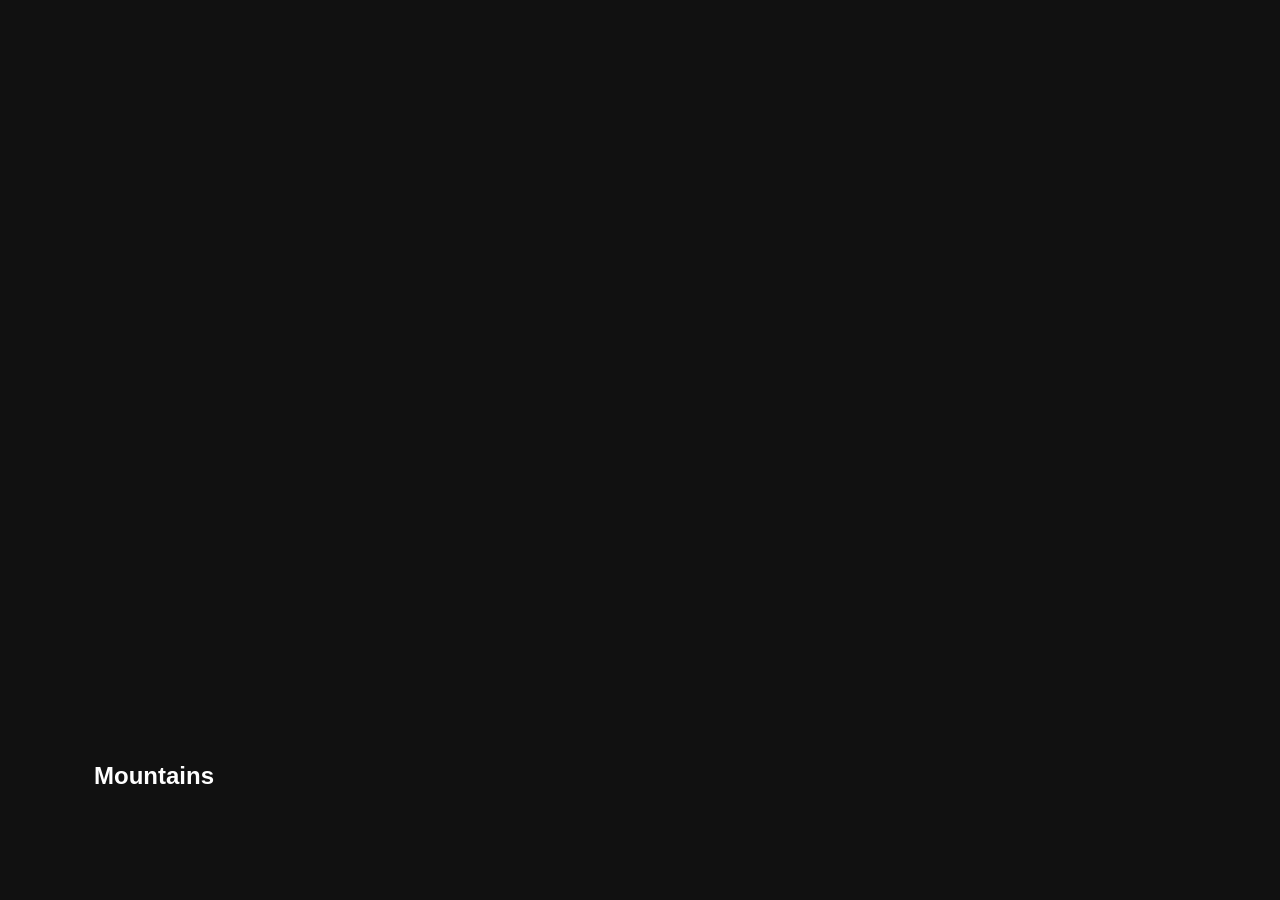
<file: JavaScript/Expandingcards.html>
<!DOCTYPE html>
<html lang="en">
<head>
  <meta charset="UTF-8">
  <title>Expanding Cards</title>
  <meta name="viewport" content="width=device-width, initial-scale=1.0">

  <style>
    * {
      box-sizing: border-box;
      margin: 0;
      padding: 0;
      font-family: Arial, sans-serif;
    }

    body {
      display: flex;
      justify-content: center;
      align-items: center;
      height: 100vh;
      background: #111;
      overflow: hidden;
    }

    .container {
      display: flex;
      width: 90vw;
    }

    .panel {
      background-size: cover;
      background-position: center;
      background-repeat: no-repeat;
      height: 80vh;
      border-radius: 20px;
      color: #fff;
      cursor: pointer;
      flex: 0.5;
      margin: 10px;
      position: relative;
      transition: flex 0.7s ease-in;
    }

    .panel h3 {
      font-size: 24px;
      position: absolute;
      bottom: 20px;
      left: 20px;
      opacity: 0;
      transition: opacity 0.3s ease-in 0.4s;
    }

    .panel.active {
      flex: 5;
    }

    .panel.active h3 {
      opacity: 1;
    }

    /* Responsive */
    @media (max-width: 600px) {
      .container {
        width: 100vw;
      }

      .panel:nth-of-type(4),
      .panel:nth-of-type(5) {
        display: none;
      }
    }
  </style>
</head>

<body>

<div class="container">
  <div class="panel active" style="background-image: url('https://images.unsplash.com/photo-1506744038136-46273834b3fb');">
    <h3>Mountains</h3>
  </div>

  <div class="panel" style="background-image: url('https://images.unsplash.com/photo-1507525428034-b723cf961d3e');">
    <h3>Beach</h3>
  </div>

  <div class="panel" style="background-image: url('https://images.unsplash.com/photo-1470770841072-f978cf4d019e');">
    <h3>Forest</h3>
  </div>

  <div class="panel" style="background-image: url('https://images.unsplash.com/photo-1501785888041-af3ef285b470');">
    <h3>Desert</h3>
  </div>

  <div class="panel" style="background-image: url('https://images.unsplash.com/photo-1493244040629-496f6d136cc3');">
    <h3>City</h3>
  </div>
</div>

<script>
  const panels = document.querySelectorAll('.panel');

  panels.forEach(panel => {
    panel.addEventListener('click', () => {
      removeActiveClasses();
      panel.classList.add('active');
    });
  });

  function removeActiveClasses() {
    panels.forEach(panel => {
      panel.classList.remove('active');
    });
  }
</script>

</body>
</html>
</file>
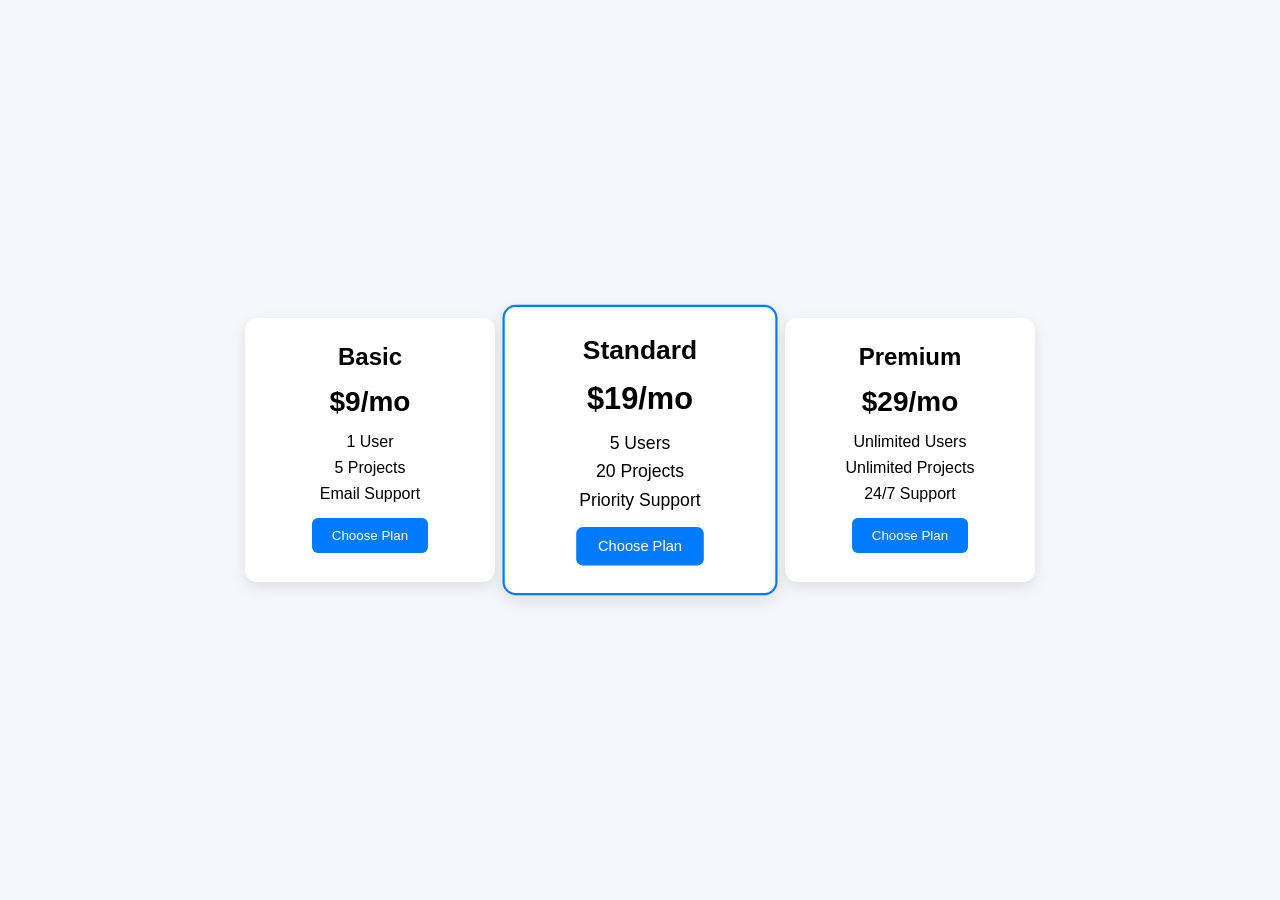
<file: JavaScript/Pricingcards.html>
<!DOCTYPE html>
<html lang="en">
<head>
  <meta charset="UTF-8">
  <title>Pricing Cards</title>
  <style>
    * {
      margin: 0;
      padding: 0;
      box-sizing: border-box;
      font-family: Arial, sans-serif;
    }

    body {
      background: #f5f7fa;
      display: flex;
      justify-content: center;
      align-items: center;
      height: 100vh;
    }

    .container {
      display: flex;
      gap: 20px;
    }

    .card {
      background: white;
      padding: 25px;
      width: 250px;
      border-radius: 12px;
      text-align: center;
      box-shadow: 0 5px 15px rgba(0,0,0,0.1);
      transition: all 0.3s ease;
    }

    /* Hover animation */
    .card:hover {
      transform: translateY(-10px) scale(1.05);
      box-shadow: 0 15px 30px rgba(0,0,0,0.2);
    }

    .card h2 {
      margin-bottom: 10px;
    }

    .price {
      font-size: 28px;
      font-weight: bold;
      margin: 15px 0;
    }

    ul {
      list-style: none;
      margin: 15px 0;
    }

    ul li {
      margin: 8px 0;
    }

    button {
      padding: 10px 20px;
      border: none;
      background: #007bff;
      color: white;
      border-radius: 6px;
      cursor: pointer;
      transition: 0.3s;
    }

    button:hover {
      background: #0056b3;
    }

    /* Highlighted plan */
    .featured {
      transform: scale(1.1);
      border: 2px solid #007bff;
    }

    .featured:hover {
      transform: translateY(-10px) scale(1.15);
    }

  </style>
</head>
<body>

  <div class="container">
    
    <!-- Basic -->
    <div class="card">
      <h2>Basic</h2>
      <p class="price">$9/mo</p>
      <ul>
        <li>1 User</li>
        <li>5 Projects</li>
        <li>Email Support</li>
      </ul>
      <button>Choose Plan</button>
    </div>

    <!-- Standard (Highlighted) -->
    <div class="card featured">
      <h2>Standard</h2>
      <p class="price">$19/mo</p>
      <ul>
        <li>5 Users</li>
        <li>20 Projects</li>
        <li>Priority Support</li>
      </ul>
      <button>Choose Plan</button>
    </div>

    <!-- Premium -->
    <div class="card">
      <h2>Premium</h2>
      <p class="price">$29/mo</p>
      <ul>
        <li>Unlimited Users</li>
        <li>Unlimited Projects</li>
        <li>24/7 Support</li>
      </ul>
      <button>Choose Plan</button>
    </div>

  </div>

</body>
</html>
</file>
<file: TaxiBooking/style.css>
/* GOOGLE FONT STYLE */
body{
font-family: 'Segoe UI', Roboto, Arial, sans-serif;
background:#f1f3f4;
margin:0;
padding:0;
text-align:center;
}

/* TOP TITLE LIKE ANDROID APP BAR */
h1{
background:#2e7d32;
color:white;
padding:18px;
margin:0;
font-weight:500;
box-shadow:0 2px 6px rgba(0,0,0,0.2);
}

/* MAIN CARD */
.container{
background:white;
width:340px;
margin:40px auto;
padding:28px;
border-radius:18px;
box-shadow:0 6px 18px rgba(0,0,0,0.15);
text-align:left;
}

/* LABEL STYLE */
label{
font-size:14px;
color:#555;
}

/* ANDROID INPUT STYLE */
input,select{
width:100%;
padding:14px;
margin-top:6px;
margin-bottom:18px;
border-radius:10px;
border:1px solid #ccc;
font-size:15px;
transition:0.3s;
background:#fafafa;
}

/* INPUT FOCUS LIKE ANDROID */
input:focus, select:focus{
outline:none;
border:1.5px solid #2e7d32;
background:white;
box-shadow:0 0 5px rgba(46,125,50,0.2);
}

/* PRIMARY BUTTON */
button{
width:100%;
padding:15px;
background:#2e7d32;
color:white;
border:none;
border-radius:12px;
font-size:16px;
font-weight:600;
cursor:pointer;
transition:0.3s;
}

/* BUTTON PRESS EFFECT */
button:hover{
background:#1b5e20;
transform:scale(1.02);
}

/* SHOW DETAILS BUTTON */
.show{
margin-top:25px;
width:260px;
background:#1976d2;
}

.show:hover{
background:#0d47a1;
}

/* SUCCESS / ERROR TEXT */
#result{
margin-top:18px;
font-size:18px;
font-weight:600;
}

/* TAXI DETAILS CARD */
#details{
margin:30px auto;
width:90%;
max-width:900px;
background:white;
padding:20px;
border-radius:14px;
box-shadow:0 6px 16px rgba(0,0,0,0.15);
}

/* TABLE MATERIAL STYLE */
table{
width:100%;
border-collapse:collapse;
margin-top:15px;
}

th{
background:#2e7d32;
color:white;
padding:12px;
}

td{
padding:10px;
border-bottom:1px solid #eee;
}

tr:hover{
background:#f5f5f5;
}
</file>
